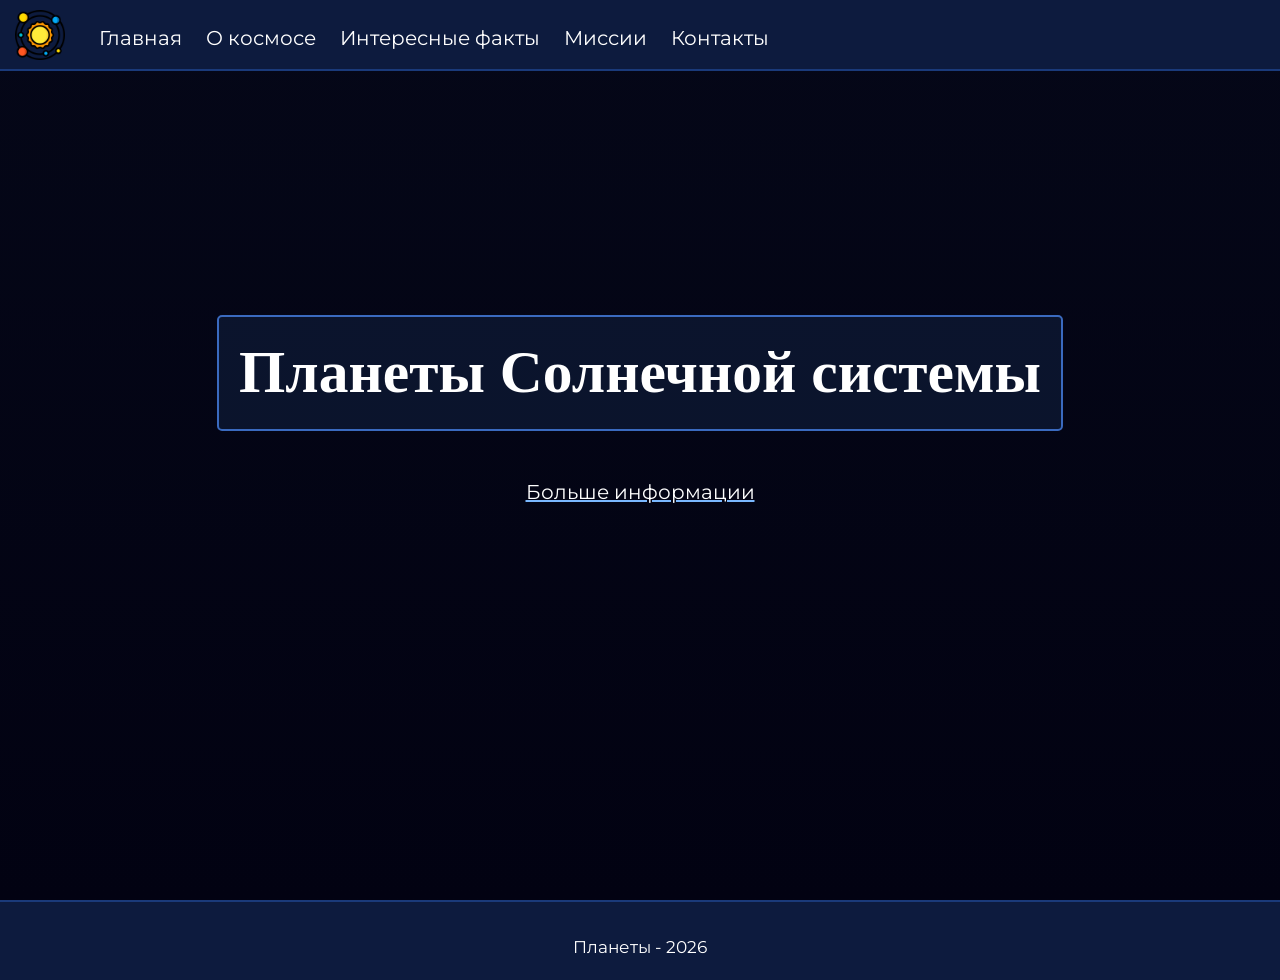
<file: index.html>
<!DOCTYPE html>
<html lang="ru">
<head>
    <meta charset="UTF-8">
    <meta name="viewport" content="width=device-width, initial-scale=1.0">
    <link rel="stylesheet" href="css/style.css">
    <link rel="stylesheet" href="https://cdnjs.cloudflare.com/ajax/libs/font-awesome/6.1.1/css/all.min.css"/>
    <script src="js/script.js"></script>
    <title>Планеты Солнечной системы</title>
</head>
<body>

    <header>
    <img class="logo" src="images/icon.png" alt="Логотип">
    <navbar>
        <a href="index.html">Главная</a>
        <a href="pages/about.html">О космосе</a>
        <a href="pages/facts.html">Интересные факты</a>
        <a href="pages/missions.html">Миссии</a>
        <a href="pages/contacts.html">Контакты</a>
    </navbar>
    <i id="hamburger" onclick="mobileMenu()" class="fa-solid fa-bars"></i>
</header>

    <main>
        <section id="index">
            <div class="index-info">
                <h1>Планеты Солнечной системы</h1>
                <br/>
                <a href="pages/about.html" class="link-index">Больше информации</a>
            </div>
        </section>
    </main>

    <footer>
        <span>Планеты - 2026</span>
    </footer>

</body>
</html>
</file>
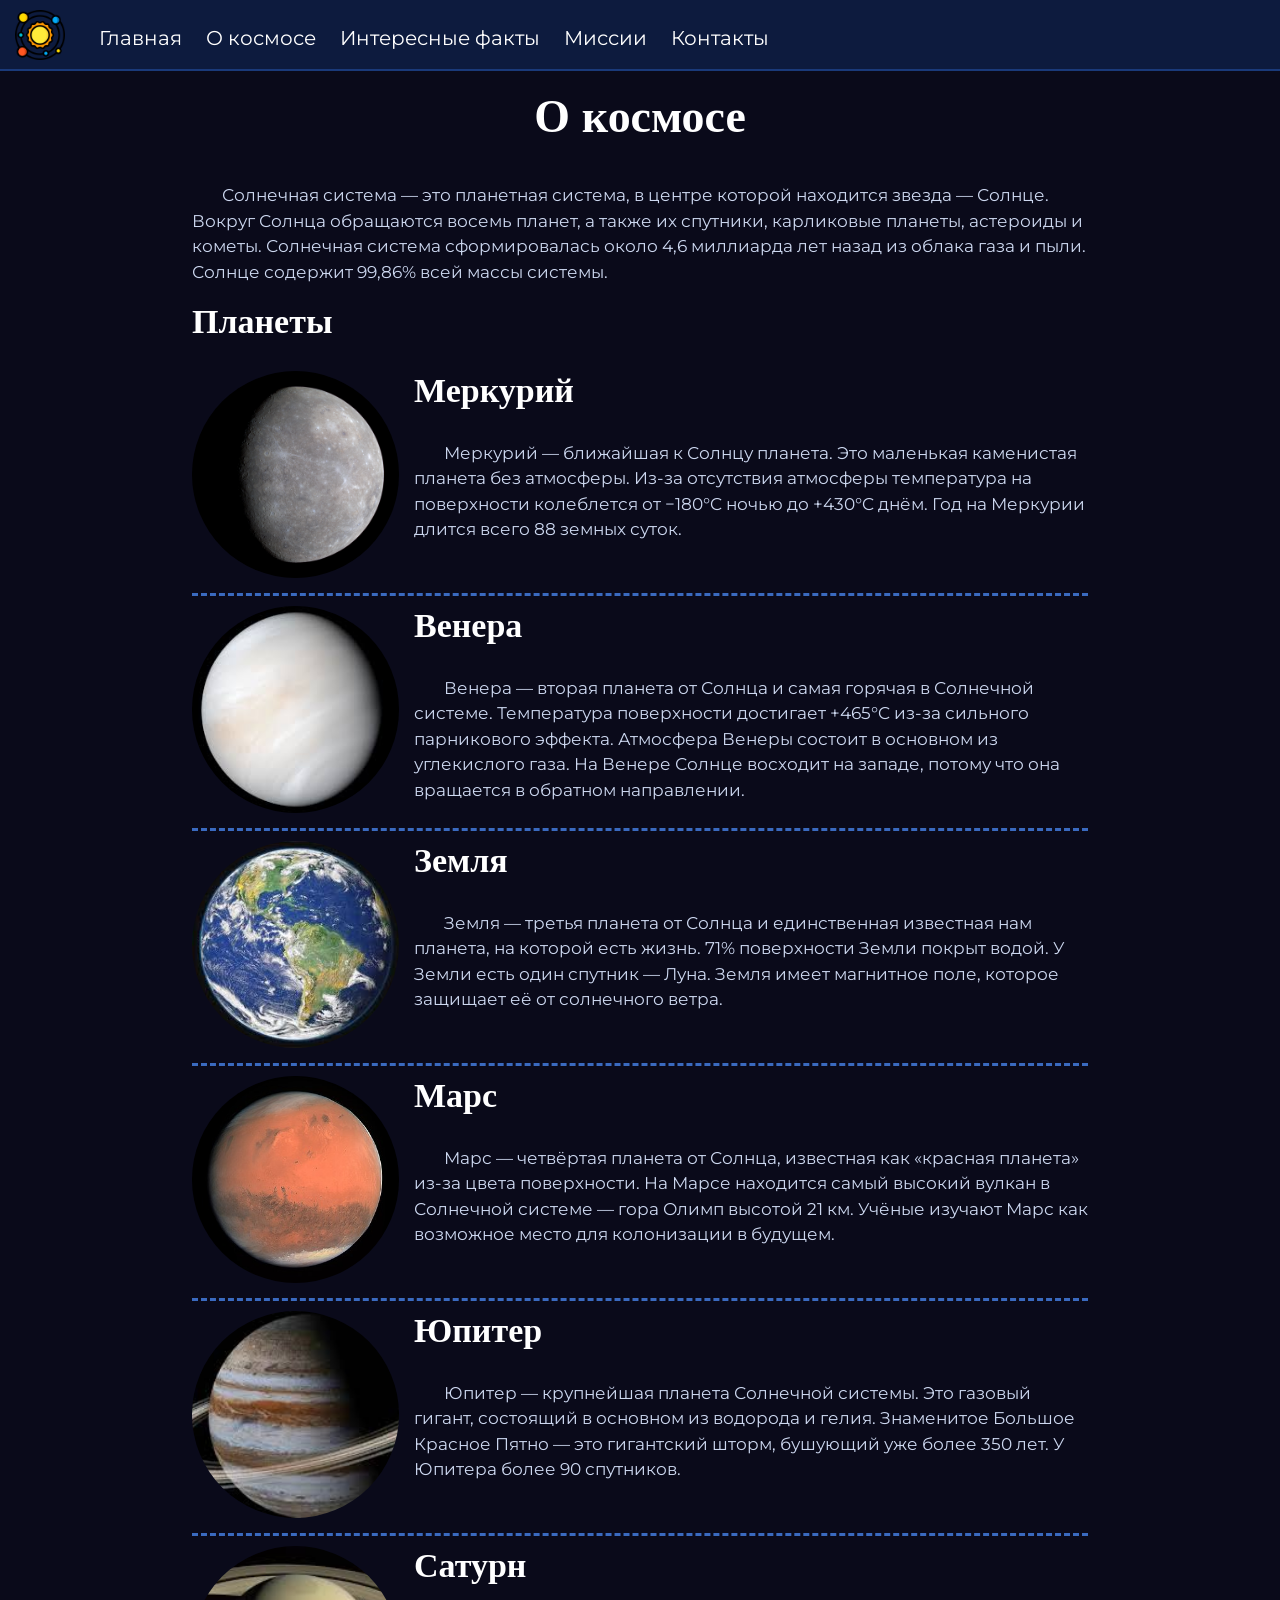
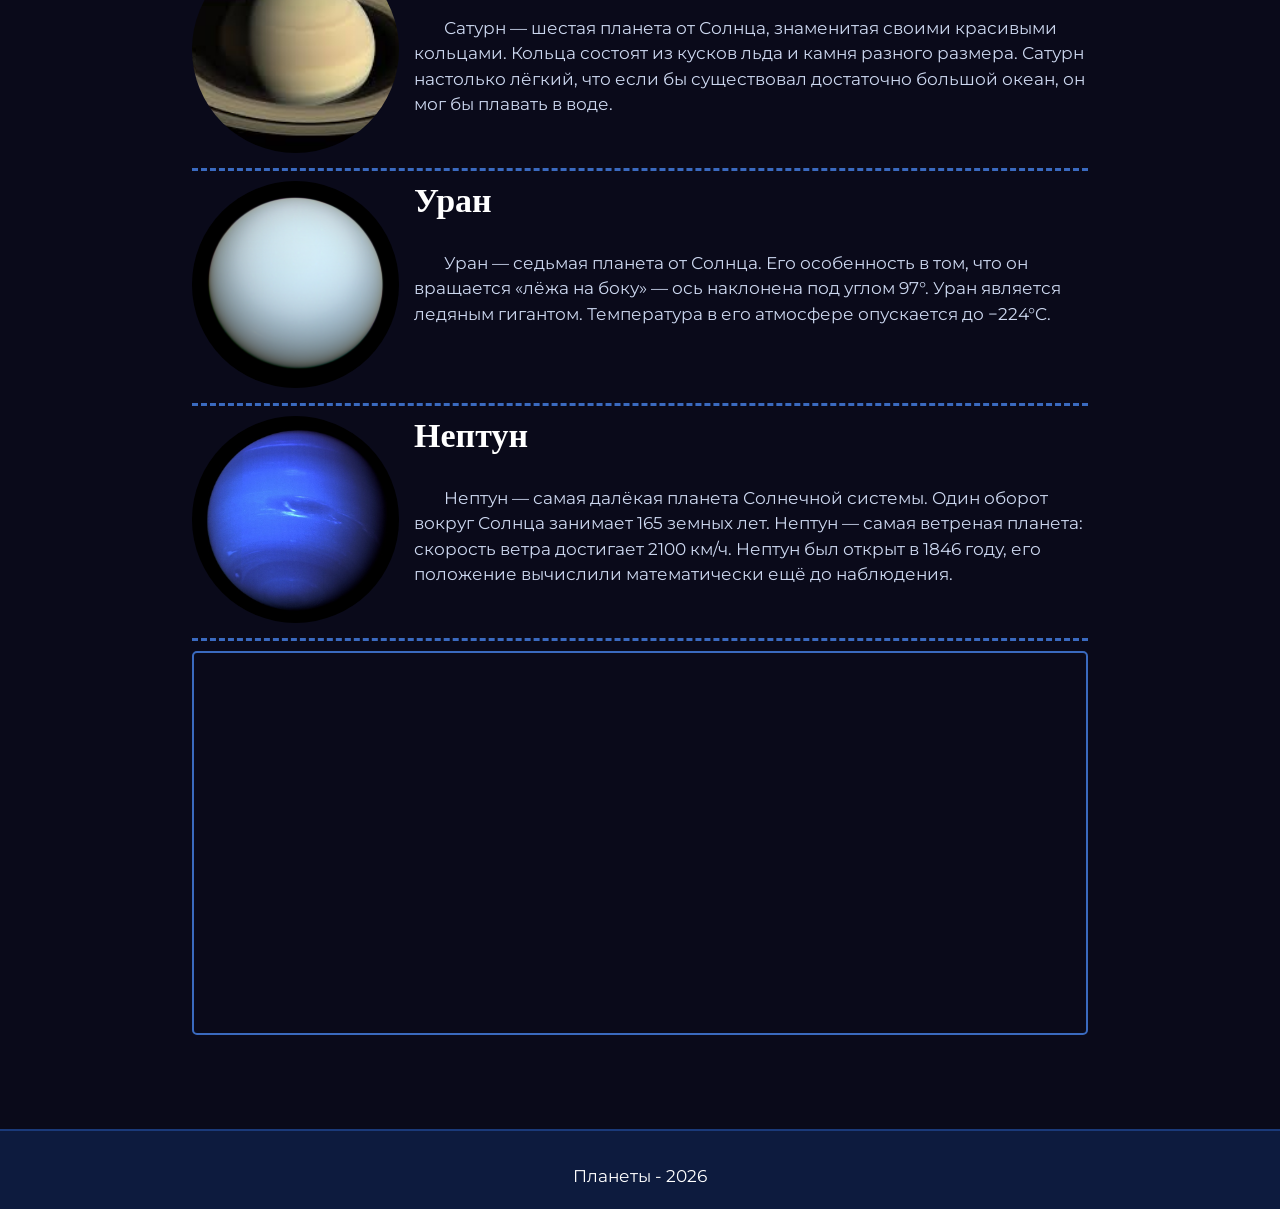
<file: pages/about.html>
<!DOCTYPE html>
<html lang="ru">
<head>
    <meta charset="UTF-8">
    <meta name="viewport" content="width=device-width, initial-scale=1.0">
    <link rel="stylesheet" href="../css/style.css">
    <link rel="stylesheet" href="https://cdnjs.cloudflare.com/ajax/libs/font-awesome/6.1.1/css/all.min.css"/>
    <script src="../js/script.js"></script>
    <title>Планеты Солнечной системы</title>
</head>
<body>

    <header>
    <img class="logo" src="../images/icon.png" alt="Логотип">
    <navbar>
        <a href="../index.html">Главная</a>
        <a href="about.html">О космосе</a>
        <a href="facts.html">Интересные факты</a>
        <a href="missions.html">Миссии</a>
        <a href="contacts.html">Контакты</a>
    </navbar>
    <i id="hamburger" onclick="mobileMenu()" class="fa-solid fa-bars"></i>
</header>

    <main>
        <section>
            <h1 class="centered">О космосе</h1>
            <p>
                Солнечная система — это планетная система, в центре которой находится звезда — Солнце.
                Вокруг Солнца обращаются восемь планет, а также их спутники, карликовые планеты, астероиды и кометы.
                Солнечная система сформировалась около 4,6 миллиарда лет назад из облака газа и пыли.
                Солнце содержит 99,86% всей массы системы.
            </p>

            <h2>Планеты</h2>

            <div class="planet">
                <img src="../images/merk.jpg" alt="Меркурий">
                <h2>Меркурий</h2>
                <p>
                    Меркурий — ближайшая к Солнцу планета. Это маленькая каменистая планета без атмосферы.
                    Из-за отсутствия атмосферы температура на поверхности колеблется от −180°C ночью до +430°C днём.
                    Год на Меркурии длится всего 88 земных суток.
                </p>
            </div>

            <div class="planet">
                <img src="../images/venera.jpg" alt="Венера">
                <h2>Венера</h2>
                <p>
                    Венера — вторая планета от Солнца и самая горячая в Солнечной системе.
                    Температура поверхности достигает +465°C из-за сильного парникового эффекта.
                    Атмосфера Венеры состоит в основном из углекислого газа.
                    На Венере Солнце восходит на западе, потому что она вращается в обратном направлении.
                </p>
            </div>

            <div class="planet">
                <img src="../images/zemlia.jpg" alt="Земля">
                <h2>Земля</h2>
                <p>
                    Земля — третья планета от Солнца и единственная известная нам планета, на которой есть жизнь.
                    71% поверхности Земли покрыт водой. У Земли есть один спутник — Луна.
                    Земля имеет магнитное поле, которое защищает её от солнечного ветра.
                </p>
            </div>

            <div class="planet">
                <img src="../images/mars.jpg" alt="Марс">
                <h2>Марс</h2>
                <p>
                    Марс — четвёртая планета от Солнца, известная как «красная планета» из-за цвета поверхности.
                    На Марсе находится самый высокий вулкан в Солнечной системе — гора Олимп высотой 21 км.
                    Учёные изучают Марс как возможное место для колонизации в будущем.
                </p>
            </div>

            <div class="planet">
                <img src="../images/iupiter.jpg" alt="Юпитер">
                <h2>Юпитер</h2>
                <p>
                    Юпитер — крупнейшая планета Солнечной системы. Это газовый гигант, состоящий в основном из водорода и гелия.
                    Знаменитое Большое Красное Пятно — это гигантский шторм, бушующий уже более 350 лет.
                    У Юпитера более 90 спутников.
                </p>
            </div>

            <div class="planet">
                <img src="../images/saturn.jpg" alt="Сатурн">
                <h2>Сатурн</h2>
                <p>
                    Сатурн — шестая планета от Солнца, знаменитая своими красивыми кольцами.
                    Кольца состоят из кусков льда и камня разного размера.
                    Сатурн настолько лёгкий, что если бы существовал достаточно большой океан, он мог бы плавать в воде.
                </p>
            </div>

            <div class="planet">
                <img src="../images/uran.png" alt="Уран">
                <h2>Уран</h2>
                <p>
                    Уран — седьмая планета от Солнца. Его особенность в том, что он вращается «лёжа на боку» —
                    ось наклонена под углом 97°. Уран является ледяным гигантом.
                    Температура в его атмосфере опускается до −224°C.
                </p>
            </div>

            <div class="planet">
                <img src="../images/nept.jpg" alt="Нептун">
                <h2>Нептун</h2>
                <p>
                    Нептун — самая далёкая планета Солнечной системы. Один оборот вокруг Солнца занимает 165 земных лет.
                    Нептун — самая ветреная планета: скорость ветра достигает 2100 км/ч.
                    Нептун был открыт в 1846 году, его положение вычислили математически ещё до наблюдения.
                </p>
            </div>

            <iframe class="vframe" src="https://www.youtube.com/embed/libKVRa01L8"
                title="Солнечная система" frameborder="0"
                allow="accelerometer; autoplay; clipboard-write; encrypted-media; gyroscope; picture-in-picture; web-share"
                referrerpolicy="strict-origin-when-cross-origin" allowfullscreen>
            </iframe>

        </section>
    </main>

    <footer>
        <span>Планеты - 2026</span>
    </footer>

</body>
</html>
</file>
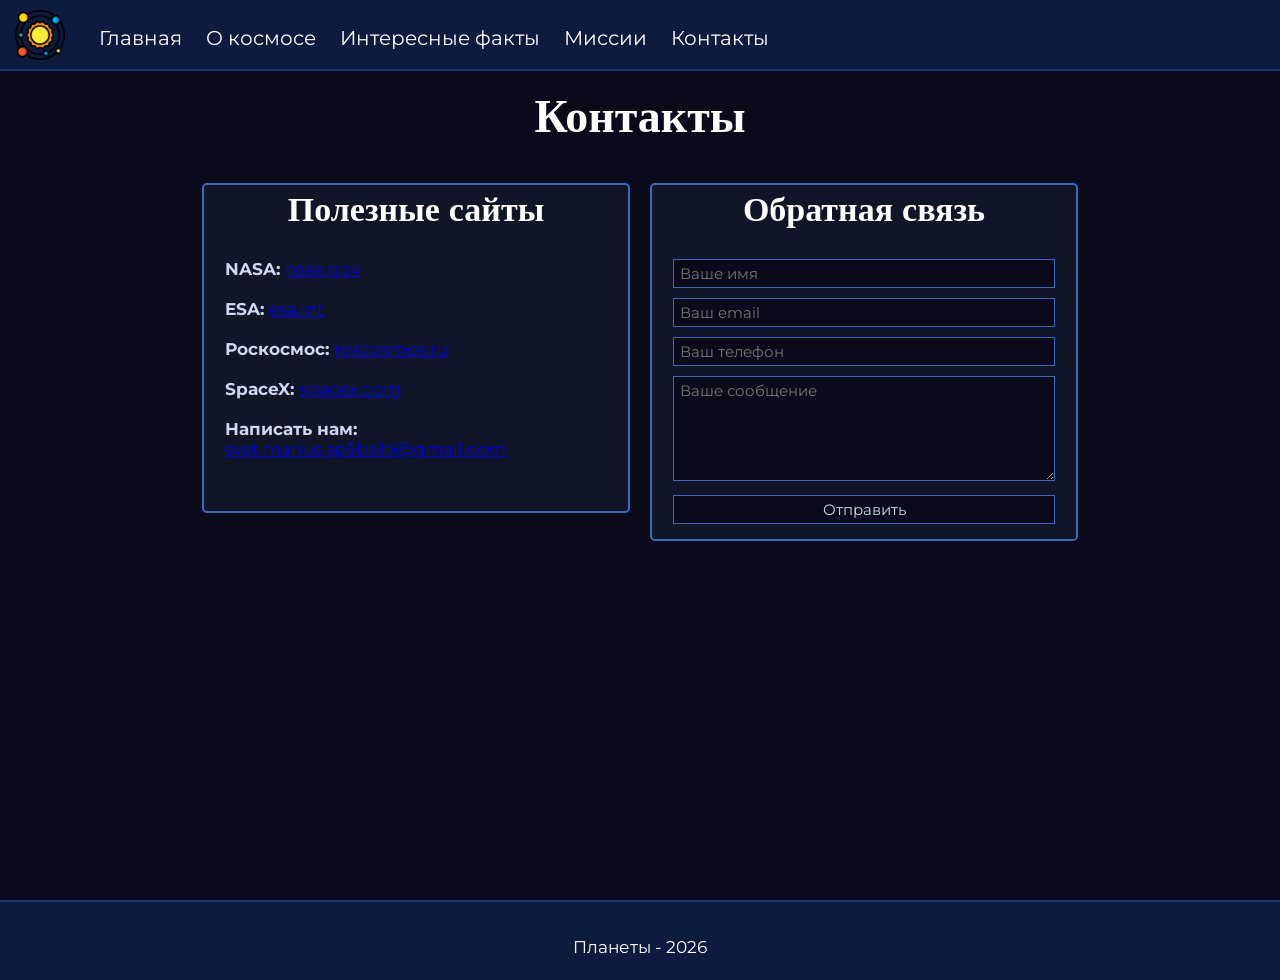
<file: pages/contacts.html>
<!DOCTYPE html>
<html lang="ru">
<head>
    <meta charset="UTF-8">
    <meta name="viewport" content="width=device-width, initial-scale=1.0">
    <link rel="stylesheet" href="../css/style.css">
    <link rel="stylesheet" href="https://cdnjs.cloudflare.com/ajax/libs/font-awesome/6.1.1/css/all.min.css"/>
    <script src="../js/script.js"></script>
    <title>Планеты Солнечной системы</title>
</head>
<body>

<header>
    <img class="logo" src="../images/icon.png" alt="Логотип">
    <navbar>
        <a href="../index.html">Главная</a>
        <a href="about.html">О космосе</a>
        <a href="facts.html">Интересные факты</a>
        <a href="missions.html">Миссии</a>
        <a href="contacts.html">Контакты</a>
    </navbar>
    <i id="hamburger" onclick="mobileMenu()" class="fa-solid fa-bars"></i>
</header>

<main>
    <section>
        <h1 class="centered">Контакты</h1>

        <div class="row">

            <div class="col-50">
                <div class="contacte">
                    <h2 class="centered">Полезные сайты</h2>

                    <b>NASA: </b>
                    <a href="https://www.nasa.gov" target="_blank">nasa.gov</a>
                    <br/><br/>

                    <b>ESA: </b>
                    <a href="https://www.esa.int" target="_blank">esa.int</a>
                    <br/><br/>

                    <b>Роскосмос: </b>
                    <a href="https://www.roscosmos.ru" target="_blank">roscosmos.ru</a>
                    <br/><br/>

                    <b>SpaceX: </b>
                    <a href="https://www.spacex.com" target="_blank">spacex.com</a>
                    <br/><br/>

                    <b>Написать нам: </b>
                    <a href="mailto:svet.marius.sp5balti@gmail.com">svet.marius.sp5balti@gmail.com</a>
                </div>
            </div>

            <div class="col-50">
                <form action="https://formspree.io/f/mqaebrda" method="POST" class="cform">
                    <h2 class="centered">Обратная связь</h2>

                    <input type="text" name="name" placeholder="Ваше имя" required>
                    <input type="email" name="email" placeholder="Ваш email" required>
                    <input type="tel" name="phone" placeholder="Ваш телефон">

                    <textarea name="message" rows="5" placeholder="Ваше сообщение" required></textarea>

                    <input type="submit" value="Отправить">
                </form>
            </div>

        </div>

    </section>
</main>

<footer>
    <span>Планеты - 2026</span>
</footer>

</body>
</html>
</file>
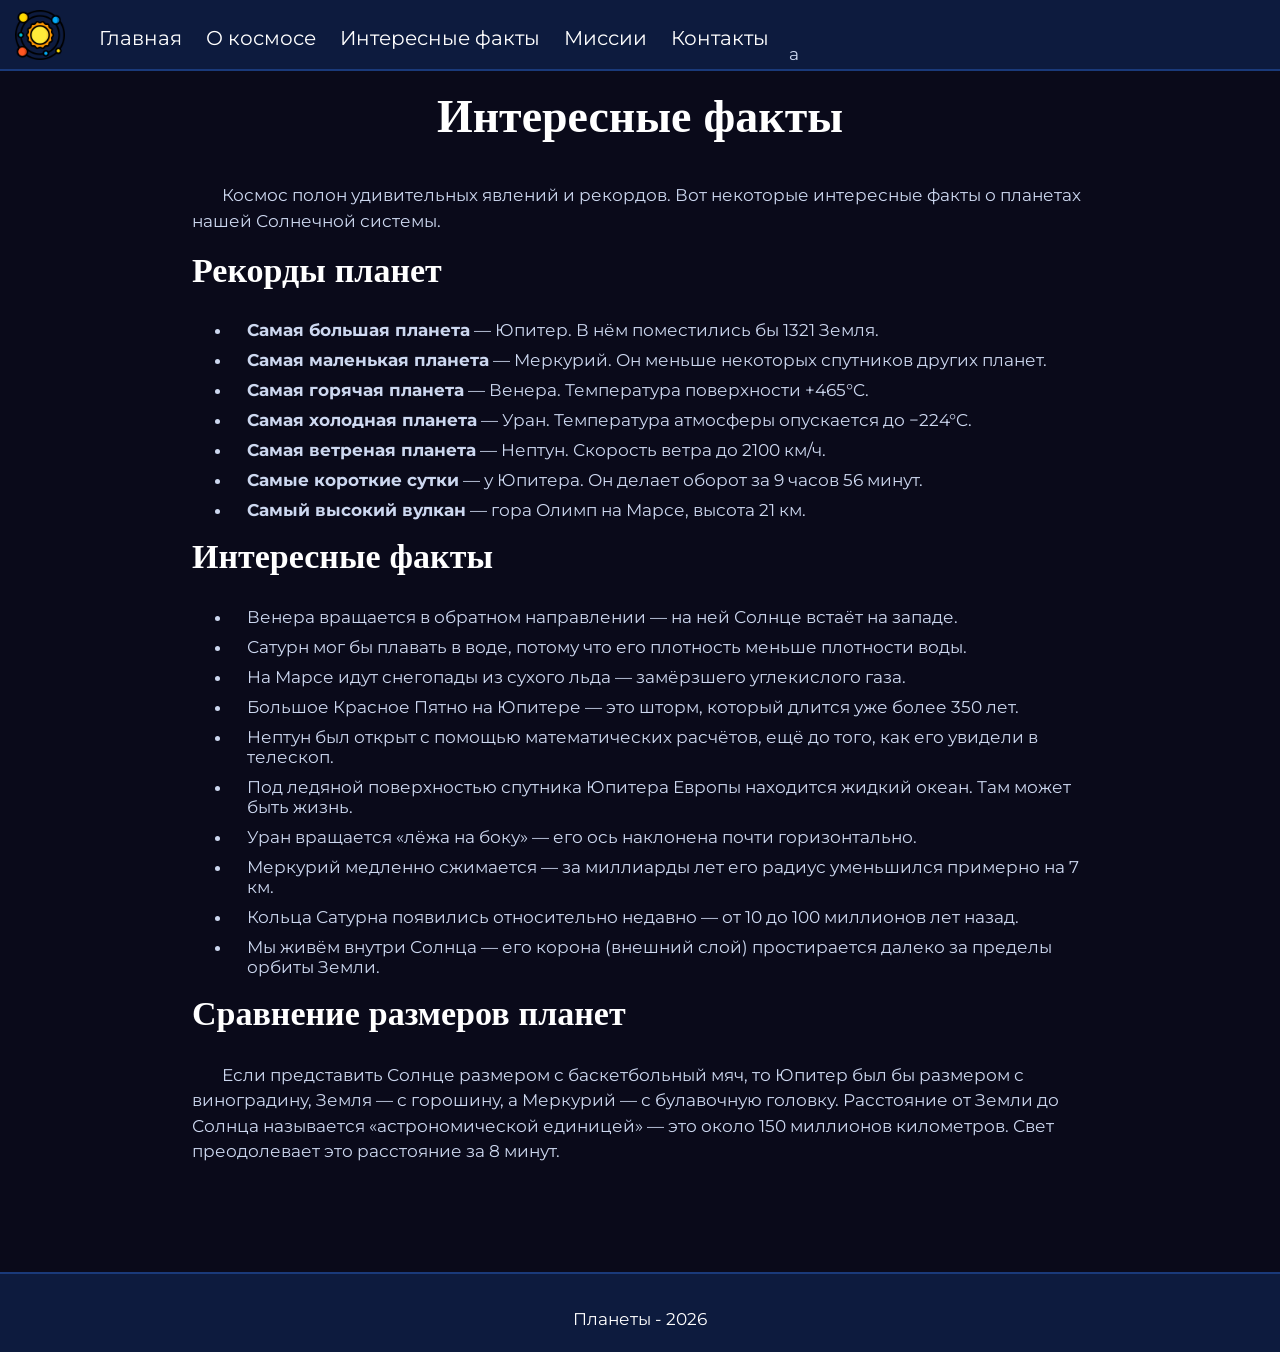
<file: pages/facts.html>
<!DOCTYPE html>
<html lang="ru">
<head>
    <meta charset="UTF-8">
    <meta name="viewport" content="width=device-width, initial-scale=1.0">
    <link rel="stylesheet" href="../css/style.css">
    <link rel="stylesheet" href="https://cdnjs.cloudflare.com/ajax/libs/font-awesome/6.1.1/css/all.min.css"/>
    <script src="../js/script.js"></script>
    <title>Планеты Солнечной системы</title>
</head>
<body>

    <header>
    <img class="logo" src="../images/icon.png" alt="Логотип">
    <navbar>
        <a href="../index.html">Главная</a>
        <a href="about.html">О космосе</a>
        <a href="facts.html">Интересные факты</a>
        <a href="missions.html">Миссии</a>
        <a href="contacts.html">Контакты</a>
    </navbar>a
    <i id="hamburger" onclick="mobileMenu()" class="fa-solid fa-bars"></i>
</header>

    <main>
        <section>
            <h1 class="centered">Интересные факты</h1>

            <p>
                Космос полон удивительных явлений и рекордов. Вот некоторые интересные факты о планетах нашей Солнечной системы.
            </p>

            <h2>Рекорды планет</h2>
            <ul>
                <li><b>Самая большая планета</b> — Юпитер. В нём поместились бы 1321 Земля.</li>
                <li><b>Самая маленькая планета</b> — Меркурий. Он меньше некоторых спутников других планет.</li>
                <li><b>Самая горячая планета</b> — Венера. Температура поверхности +465°C.</li>
                <li><b>Самая холодная планета</b> — Уран. Температура атмосферы опускается до −224°C.</li>
                <li><b>Самая ветреная планета</b> — Нептун. Скорость ветра до 2100 км/ч.</li>
                <li><b>Самые короткие сутки</b> — у Юпитера. Он делает оборот за 9 часов 56 минут.</li>
                <li><b>Самый высокий вулкан</b> — гора Олимп на Марсе, высота 21 км.</li>
            </ul>

            <h2>Интересные факты</h2>
            <ul>
                <li>Венера вращается в обратном направлении — на ней Солнце встаёт на западе.</li>
                <li>Сатурн мог бы плавать в воде, потому что его плотность меньше плотности воды.</li>
                <li>На Марсе идут снегопады из сухого льда — замёрзшего углекислого газа.</li>
                <li>Большое Красное Пятно на Юпитере — это шторм, который длится уже более 350 лет.</li>
                <li>Нептун был открыт с помощью математических расчётов, ещё до того, как его увидели в телескоп.</li>
                <li>Под ледяной поверхностью спутника Юпитера Европы находится жидкий океан. Там может быть жизнь.</li>
                <li>Уран вращается «лёжа на боку» — его ось наклонена почти горизонтально.</li>
                <li>Меркурий медленно сжимается — за миллиарды лет его радиус уменьшился примерно на 7 км.</li>
                <li>Кольца Сатурна появились относительно недавно — от 10 до 100 миллионов лет назад.</li>
                <li>Мы живём внутри Солнца — его корона (внешний слой) простирается далеко за пределы орбиты Земли.</li>
            </ul>

            <h2>Сравнение размеров планет</h2>
            <p>
                Если представить Солнце размером с баскетбольный мяч, то Юпитер был бы размером с виноградину,
                Земля — с горошину, а Меркурий — с булавочную головку.
                Расстояние от Земли до Солнца называется «астрономической единицей» — это около 150 миллионов километров.
                Свет преодолевает это расстояние за 8 минут.
            </p>

        </section>
    </main>

    <footer>
        <span>Планеты - 2026</span>
    </footer>

</body>
</html>
</file>
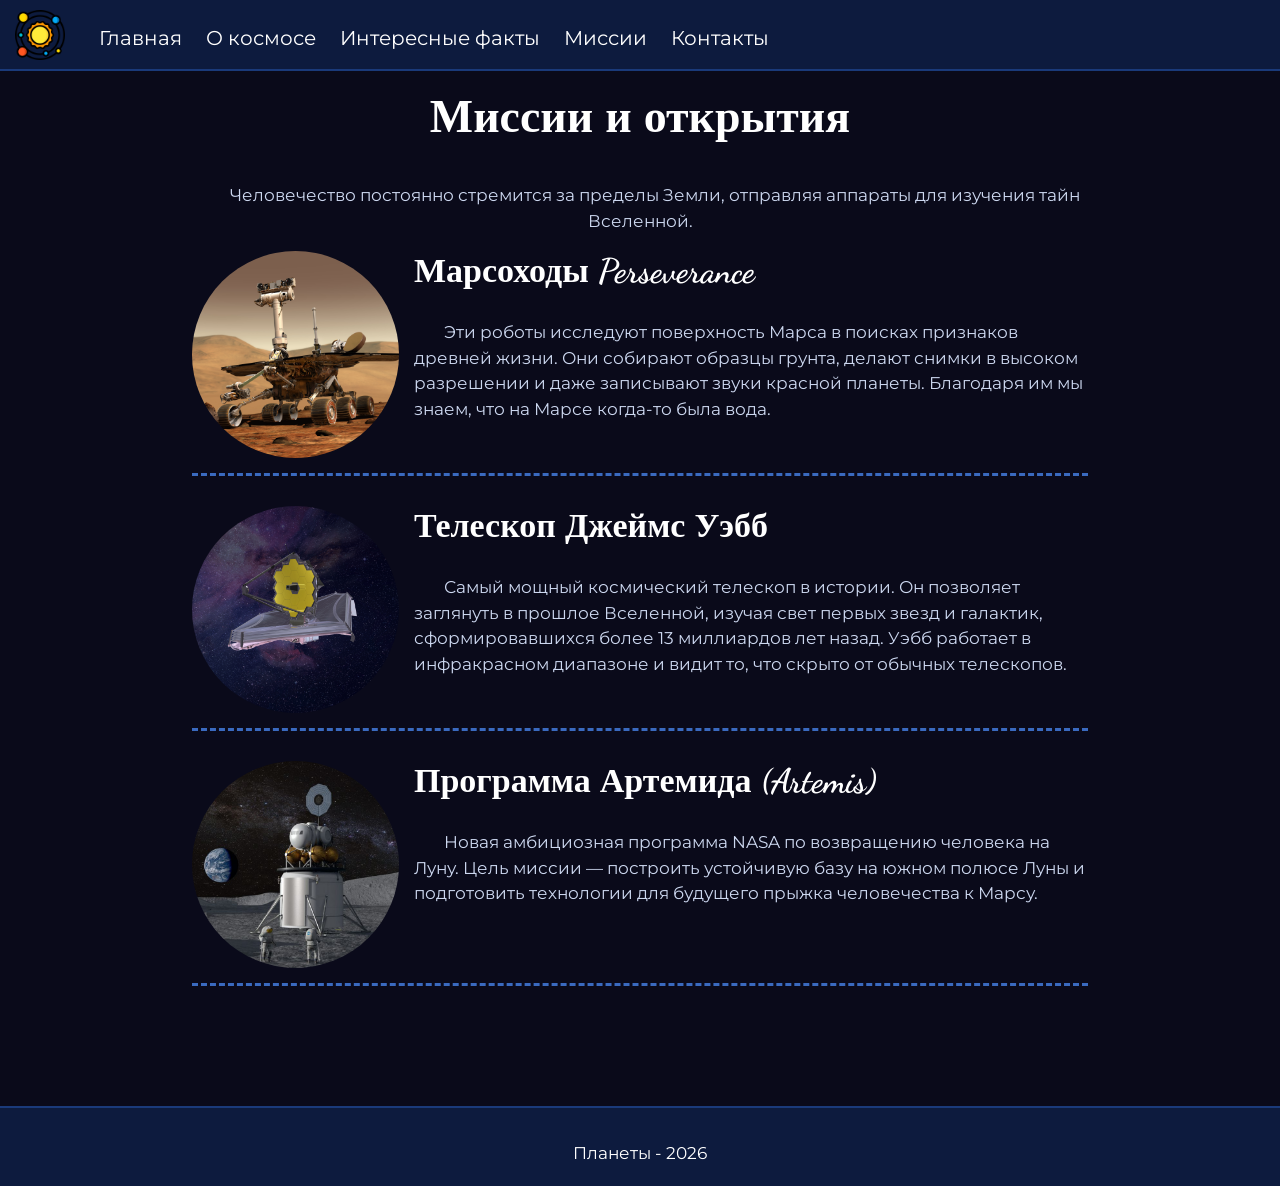
<file: pages/missions.html>
<!DOCTYPE html>
<html lang="ru">
<head>
    <meta charset="UTF-8">
    <meta name="viewport" content="width=device-width, initial-scale=1.0">
    <link rel="stylesheet" href="../css/style.css">
    <link rel="stylesheet" href="https://cdnjs.cloudflare.com/ajax/libs/font-awesome/6.1.1/css/all.min.css"/>
    <script src="../js/script.js"></script>
    <title>Миссии и открытия</title>
</head>
<body>

    <header>
        <img class="logo" src="../images/icon.png" alt="Логотип">
        <navbar>
            <a href="../index.html">Главная</a>
            <a href="about.html">О космосе</a>
            <a href="facts.html">Интересные факты</a>
            <a href="missions.html">Миссии</a>
            <a href="contacts.html">Контакты</a>
        </navbar>
        <i id="hamburger" onclick="mobileMenu()" class="fa-solid fa-bars"></i>
    </header>

    <main>
        <section>
            <h1 class="centered">Миссии и открытия</h1>
            
            <p class="centered">
                Человечество постоянно стремится за пределы Земли, отправляя аппараты для изучения тайн Вселенной.
            </p>

            <div class="planet" style="clear: both; overflow: auto; margin-bottom: 30px;">
                <img src="../images/rover.jpg" alt="Mars Rover">
                <h2>Марсоходы Perseverance</h2>
                <p>
                    Эти роботы исследуют поверхность Марса в поисках признаков древней жизни. 
                    Они собирают образцы грунта, делают снимки в высоком разрешении и даже записывают звуки красной планеты. 
                    Благодаря им мы знаем, что на Марсе когда-то была вода.
                </p>
            </div>

            <div class="planet" style="clear: both; overflow: auto; margin-bottom: 30px;">
                <img src="../images/webb.jpg" alt="James Webb">
                <h2>Телескоп Джеймс Уэбб</h2>
                <p>
                    Самый мощный космический телескоп в истории. Он позволяет заглянуть в прошлое Вселенной, 
                    изучая свет первых звезд и галактик, сформировавшихся более 13 миллиардов лет назад. 
                    Уэбб работает в инфракрасном диапазоне и видит то, что скрыто от обычных телескопов.
                </p>
            </div>

            <div class="planet" style="clear: both; overflow: auto; margin-bottom: 30px;">
                <img src="../images/artemis.jpg" alt="Artemis">
                <h2>Программа Артемида (Artemis)</h2>
                <p>
                    Новая амбициозная программа NASA по возвращению человека на Луну. 
                    Цель миссии — построить устойчивую базу на южном полюсе Луны и подготовить 
                    технологии для будущего прыжка человечества к Марсу.
                </p>
            </div>

        </section>
    </main>

    <footer>
        <span>Планеты - 2026</span>
    </footer>

</body>
</html>
</file>
<file: css/style.css>
/* <!-- Подключение шрифтов --> */
@import url('https://fonts.googleapis.com/css2?family=Dancing+Script:wght@400..700&family=Montserrat:ital,wght@0,100..900;1,100..900&display=swap'); /* подключает 2 шрифта */

* {
    box-sizing: border-box; /* включает padding и border в размер */
}

/* <!-- Основные настройки страницы --> */
body {
    margin: 0; /* убирает отступы */
    font-family: "Montserrat", sans-serif; /* основной шрифт */
    font-size: 17px; /* размер текста */
    background-color: #0a0a1a; /* тёмный фон */
    color: #cdd8f0; /* цвет текста */
}

/* <!-- Главный контейнер --> */
main {
    min-height: 100vh; /* минимум высота = экран */
}

/* <!-- Шапка сайта --> */
header {
    background: #0d1b3e; /* цвет фона */
    position: fixed; /* фиксируется сверху */
    width: 100%; /* на всю ширину */
    top: 0; /* сверху */
    padding: 10px 15px 5px 15px; /* отступы */
    border-bottom: 2px solid #1a3a7a; /* линия снизу */
}

/* <!-- Навигация --> */
navbar {
    margin-left: 30px; /* отступ слева */
    margin-bottom: 10px; /* отступ снизу */
    display: inline-block; /* строчно-блочный */
    overflow: auto; /* контроль переполнения */
}

navbar a {
    color: white; /* цвет текста */
    text-decoration: none; /* без подчёркивания */
    margin-right: 20px; /* отступ справа */
    font-size: 20px; /* размер */
}

/* <!-- Эффект при наведении --> */
navbar a:hover {
    color: #7ab8ff; /* цвет при наведении */
    text-decoration: underline 1px; /* подчёркивание */
}

/* <!-- Подвал --> */
footer {
    min-height: 80px; /* высота */
    background: #0d1b3e; /* фон */
    text-align: center; /* центр текста */
    color: white; /* цвет */
    padding-top: 35px; /* отступ */
    border-top: 2px solid #1a3a7a; /* линия сверху */
}

/* <!-- Абзацы --> */
p {
    line-height: 150%; /* расстояние между строками */
    text-indent: 30px; /* отступ первой строки */
}

/* <!-- Список --> */
li {
    margin-top: 10px; /* отступ сверху */
    padding-left: 15px; /* отступ слева */
}

/* <!-- Заголовки --> */
h1, h2, h3, h4, h5, h6 {
    margin-top: 0; /* убирает отступ */
    font-family: "Dancing Script", cursive; /* красивый шрифт */
    color: white; /* цвет */
}

/* <!-- Заголовок h1 --> */
h1 {
    font-size: 270%; /* размер */
}

/* <!-- Заголовок h2 --> */
h2 {
    font-size: 200%; /* размер */
}

/* <!-- Секции --> */
section {
    padding: 90px 15%; /* внутренние отступы */
}

/* <!-- Логотип --> */
.logo {
    height: 50px; /* высота */
}

/* <!-- Главный экран --> */
#index {
    background: linear-gradient(hsla(230, 80%, 5%, 0.7), #000010cc), url('https://upload.wikimedia.org/wikipedia/commons/thumb/c/cb/The_Blue_Marble_%28remastered%29.jpg/600px-The_Blue_Marble_%28remastered%29.jpg'); /* фон + картинка */
    background-size: cover; /* растягивает */
    background-position: center; /* центрирует */
    min-height: 100vh; /* высота */
}

/* <!-- Текст на главной --> */
.index-info {
    margin-top: 25vh; /* отступ сверху */
    text-align: center; /* центр */
}

/* <!-- Заголовок на главной --> */
.index-info h1 {
    font-size: 350%; /* размер */
    color: white; /* цвет */
    border: 2px solid #3a6abf; /* рамка */
    display: inline-block; /* формат */
    padding: 20px; /* отступ */
    border-radius: 5px; /* скругление */
    background-color: hsla(220, 60%, 15%, 0.6); /* фон */
}

/* <!-- Ссылка --> */
.link-index {
    color: white; /* цвет */
    text-decoration: underline #7ab8ff 2px; /* подчёркивание */
    font-size: 20px; /* размер */
}

.link-index:hover {
    color: #7ab8ff; /* цвет при наведении */
}

/* <!-- Планета блок --> */
.planet {
    overflow: auto; /* фикс float */
    border-bottom: 3px #3a6abf dashed; /* линия */
    margin-bottom: 10px; /* отступ */
}

/* <!-- Картинка планеты --> */
.planet img {
    height: 23vh; /* высота */
    width: 23vh; /* ширина */
    object-fit: cover; /* обрезка */
    border-radius: 50%; /* круг */
    float: left; /* обтекание */
    margin-right: 15px; /* отступ */
    margin-bottom: 15px; /* отступ */
}

/* <!-- Видео --> */
.vframe {
    width: 100%; /* ширина */
    height: 30vw; /* высота */
    border: 2px solid #3a6abf; /* рамка */
    border-radius: 5px; /* скругление */
}

/* <!-- Строка --> */
.row {
    overflow: auto; /* фикс */
}

/* <!-- Колонки --> */
[class^="col-"] {
    float: left; /* влево */
    padding: 0px 10px; /* отступ */
}

/* <!-- Колонка 50% --> */
.col-50 {
    width: 50%; /* половина */
}

/* <!-- Контакты --> */
.contacte {
    border: 2px solid #3a6abf; /* рамка */
    border-radius: 5px; /* скругление */
    background-color: hsla(220, 40%, 15%, 0.5); /* фон */
    padding: 5px 5%; /* отступ */
    height: 330px; /* высота */
    margin-bottom: 15px; /* отступ */
}

/* <!-- Форма --> */
.cform {
    border: 2px solid #3a6abf; /* рамка */
    border-radius: 5px; /* скругление */
    background-color: hsla(220, 40%, 15%, 0.5); /* фон */
    padding: 5px 5%; /* отступ */
}

/* <!-- Поля ввода --> */
.cform input, .cform textarea {
    width: 100%; /* ширина */
    font-size: 15px; /* размер */
    font-family: inherit; /* наследует шрифт */
    margin-bottom: 10px; /* отступ */
    padding: 4px 6px; /* отступ */
    background: #0a0a1a; /* фон */
    border: 1px solid #3a6abf; /* рамка */
    color: #cdd8f0; /* цвет текста */
}

/* <!-- Бургер меню --> */
#hamburger {
    color: white; /* цвет */
    font-size: 28px; /* размер */
    position: absolute; /* позиция */
    right: 22px; /* справа */
    top: 24px; /* сверху */
    cursor: pointer; /* курсор */
    display: none; /* скрыт */
}

/* <!-- Центрирование --> */
.centered {
    text-align: center; /* центр */
}

/* <!-- Адаптив --> */
@media (max-width: 800px) {
    body {
        font-size: 16px; /* меньше текст */
    }

    section {
        padding: 90px 10px; /* меньше отступ */
    }

    .index-info h1 {
        font-size: 250%; /* меньше */
    }

    .vframe {
        height: 55vw; /* выше */
    }

    [class^="col-"] {
        width: 100% !important; /* на всю ширину */
    }

    navbar {
        display: block; /* показать */
        margin-left: 0; /* убрать отступ */
        margin-top: 10px; /* добавить сверху */
    }

    navbar a {
        display: none; /* скрыть */
        margin-right: 0; /* убрать отступ */
        padding: 10px 0; /* отступ */
        width: 100%; /* ширина */
    }

    navbar.mobile a {
        display: block; /* показать */
        text-align: center; /* центр */
    }

    #hamburger {
        display: block; /* показать */
    }
}
</file>
